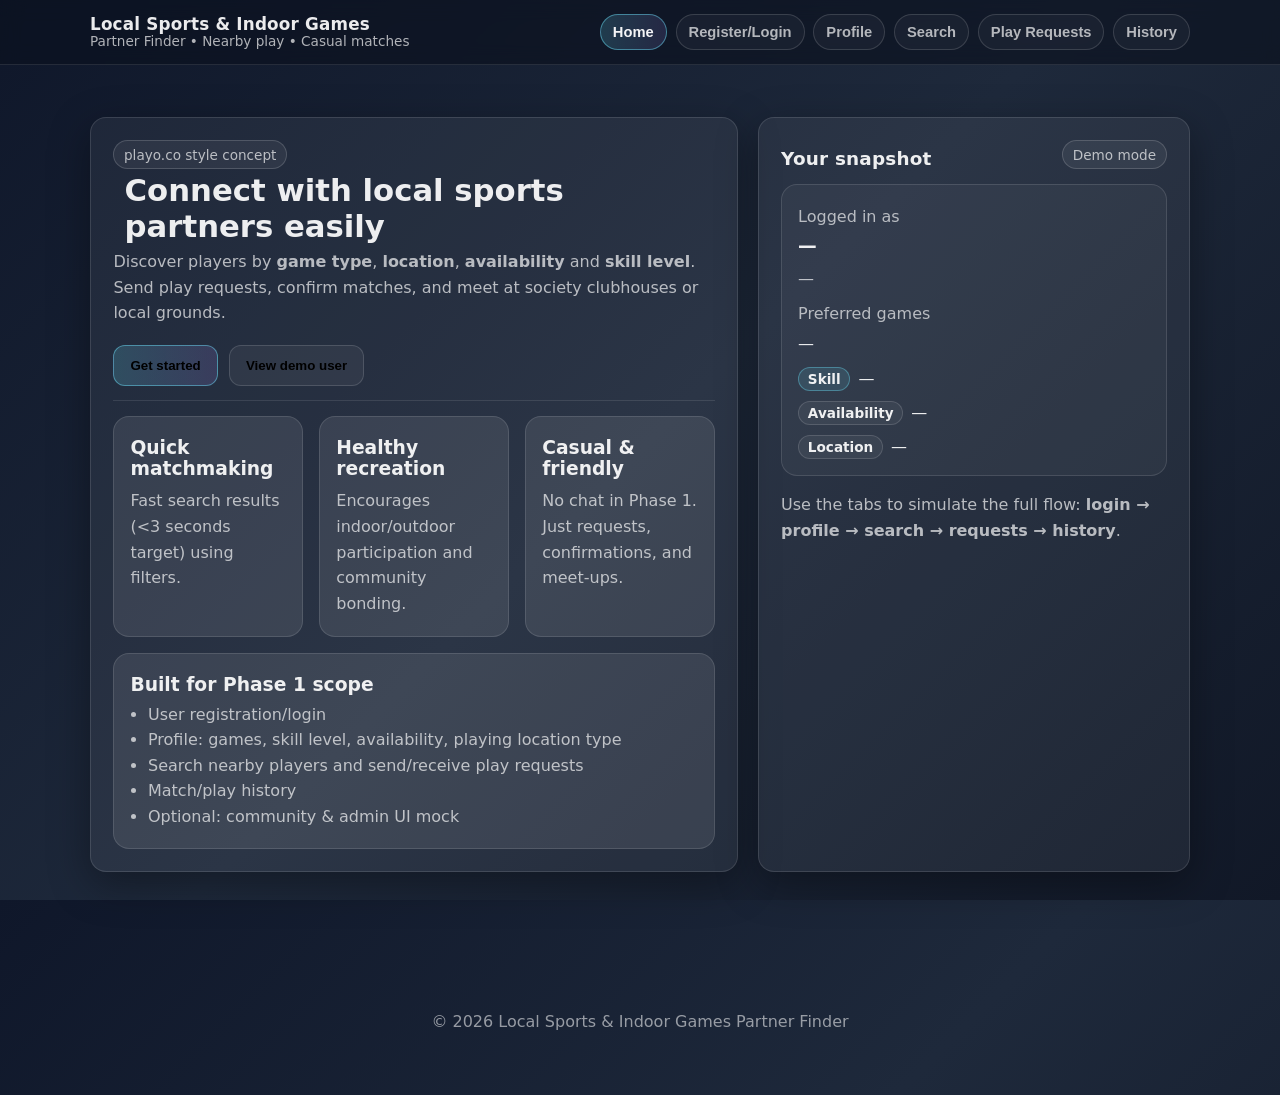
<file: index.html>
<!DOCTYPE html>
<html lang="en">

<head>
    <meta charset="UTF-8" />
    <meta name="viewport" content="width=device-width, initial-scale=1.0" />
    <title>Local Sports & Indoor Games Partner Finder</title>
    <link rel="icon" href="favicon.ico">
    <link rel="stylesheet" href="index.css" />
</head>

<body>
    <div class="nav">
        <div class="container nav-inner">
            <div class="brand">
                <strong>Local Sports & Indoor Games</strong>
                <span>Partner Finder • Nearby play • Casual matches</span>
            </div>

            <div class="nav-links" role="navigation" aria-label="Primary">
                <button class="tab-btn" data-tab-btn="home" aria-current="page">Home</button>
                <button class="tab-btn" data-tab-btn="login">Register/Login</button>
                <button class="tab-btn" data-tab-btn="profile">Profile</button>
                <button class="tab-btn" data-tab-btn="search">Search</button>
                <button class="tab-btn" data-tab-btn="requests">Play Requests</button>
                <button class="tab-btn" data-tab-btn="history">History</button>
            </div>
        </div>
    </div>

    <main class="container">
        <!-- TOAST -->
        <div id="toast" class="toast hidden" aria-live="polite"></div>

        <!-- HOME -->
        <section class="hero" data-section="home">
            <div class="hero-grid">
                <div class="hero-card">
                    <span class="badge"> playo.co style concept</span>
                    <h1>Connect with local sports partners easily</h1>
                    <p class="lead">
                        Discover players by <b>game type</b>, <b>location</b>, <b>availability</b> and <b>skill
                            level</b>.
                        Send play requests, confirm matches, and meet at society clubhouses or local grounds.
                    </p>
                    <div class="cta-row">
                        <button class="cta primary" data-tab-btn="login">Get started</button>
                        <button class="cta" id="demoFillBtn" type="button">View demo user</button>
                    </div>
                    <hr class="sep" />
                    <div class="grid">
                        <div class="card third">
                            <h3>Quick matchmaking</h3>
                            <p>Fast search results (<3 seconds target) using filters.</p>
                        </div>
                        <div class="card third">
                            <h3>Healthy recreation</h3>
                            <p>Encourages indoor/outdoor participation and community bonding.</p>
                        </div>
                        <div class="card third">
                            <h3>Casual & friendly</h3>
                            <p>No chat in Phase 1. Just requests, confirmations, and meet-ups.</p>
                        </div>
                        <div class="card wide">
                            <h3>Built for Phase 1 scope</h3>
                            <ul class="list">
                                <li>User registration/login</li>
                                <li>Profile: games, skill level, availability, playing location type</li>
                                <li>Search nearby players and send/receive play requests</li>
                                <li>Match/play history</li>
                                <li>Optional: community & admin UI mock</li>
                            </ul>
                        </div>
                    </div>
                </div>

                <div class="hero-card">
                    <div class="section-head">
                        <h2>Your snapshot</h2>
                        <span class="badge">Demo mode</span>
                    </div>
                    <div class="card" style="background:rgba(255,255,255,.04)">
                        <p style="margin:.2rem 0 .35rem;color:rgba(255,255,255,.66)">Logged in as</p>
                        <h3 id="profileName">—</h3>
                        <p id="profileCity" style="margin:.1rem 0 .65rem;color:rgba(255,255,255,.70)">—</p>
                        <p style="margin:.35rem 0 .25rem;color:rgba(255,255,255,.66)">Preferred games</p>
                        <p id="profileGames" style="margin:0 0 .65rem;color:rgba(255,255,255,.90)">—</p>

                        <div style="display:grid;gap:.6rem">
                            <div><span class="pill warn" style="margin-right:.5rem">Skill</span><span
                                    id="profileSkill">—</span></div>
                            <div><span class="pill" style="margin-right:.5rem">Availability</span><span
                                    id="profileAvailability">—</span></div>
                            <div><span class="pill" style="margin-right:.5rem">Location</span><span
                                    id="profileLocationType">—</span></div>
                        </div>
                    </div>
                    <p class="lead" style="margin-top:1rem">
                        Use the tabs to simulate the full flow: <b>login → profile → search → requests → history</b>.
                    </p>
                </div>
            </div>
        </section>

        <!-- LOGIN -->
        <section class="section" data-section="login">
            <div class="section-head">
                <h2>Register / Login</h2>
                <span class="badge">Client-side demo</span>
            </div>

            <div class="grid">
                <div class="card">
                    <h3>Continue as a player</h3>
                    <p>Type your name. If it matches a demo user, we auto-login; otherwise we create a new mock profile.
                    </p>

                    <form id="loginForm" class="form">
                        <div class="row">
                            <div class="col6">
                                <label for="loginName">Name</label>
                                <input id="loginName" name="loginName" placeholder="e.g., Asha" />
                            </div>
                            <div class="col6">
                                <label for="loginCity">City</label>
                                <input id="loginCity" name="loginCity" placeholder="e.g., Indore" />
                            </div>
                        </div>
                        <div class="row">
                            <div class="col6">
                                <label for="loginArea">Area / Locality</label>
                                <input id="loginArea" name="loginArea" placeholder="e.g., Vijay Nagar" />
                            </div>
                            <div class="col6">
                                <label>&nbsp;</label>
                                <div style="height:1px"></div>
                                <button class="btn primary" type="submit">Login</button>
                            </div>
                        </div>
                    </form>

                    <hr class="sep" />
                    <p style="margin:0;color:rgba(255,255,255,.70)">
                        Demo users: <b>Asha</b>, <b>Neha</b>, <b>Riya</b>
                    </p>
                </div>

                <div class="card">
                    <h3>What you’ll be able to do</h3>
                    <ul class="list">
                        <li>Create/Manage your profile</li>
                        <li>Pick preferred games: indoor/outdoor</li>
                        <li>Set availability (days & time)</li>
                        <li>Choose playing location type</li>
                        <li>Search and send play requests</li>
                        <li>Accept/decline requests and view match history</li>
                    </ul>
                    <p class="lead" style="margin-top:1rem">
                        Note: No real-time chat/calling in Phase 1.
                    </p>
                </div>
            </div>
        </section>

        <!-- PROFILE -->
        <section class="section" data-section="profile">
            <div class="section-head">
                <h2>Your Profile</h2>
                <span class="badge">Preferences & availability</span>
            </div>

            <div class="grid">
                <div class="card">
                    <h3>Update preferences</h3>
                    <form id="profileForm" class="form">
                        <div class="row-games">
                            <div class="col6">
                                <label>Preferred Games</label>
                                <div style="display:grid;gap:.45rem;margin-top:.2rem">
                                    <label
                                        style="display:flex;gap:.6rem;align-items:center;font-weight:700;color:rgba(255,255,255,.86)">
                                        <input type="checkbox" name="games" value="Badminton" /> Badminton
                                    </label>
                                    <label
                                        style="display:flex;gap:.6rem;align-items:center;font-weight:700;color:rgba(255,255,255,.86)">
                                        <input type="checkbox" name="games" value="Table Tennis" /> Table Tennis
                                    </label>
                                    <label
                                        style="display:flex;gap:.6rem;align-items:center;font-weight:700;color:rgba(255,255,255,.86)">
                                        <input type="checkbox" name="games" value="Chess" /> Chess
                                    </label>
                                    <label
                                        style="display:flex;gap:.6rem;align-items:center;font-weight:700;color:rgba(255,255,255,.86)">
                                        <input type="checkbox" name="games" value="Carrom" /> Carrom
                                    </label>
                                </div>
                            </div>

                            <div class="col6">
                                <label>Indoor / Outdoor</label>
                                <div style="display:grid;gap:.45rem;margin-top:.2rem">
                                    <label
                                        style="display:flex;gap:.6rem;align-items:center;font-weight:700;color:rgba(255,255,255,.86)">
                                        <input type="checkbox" name="indoorOutdoor" value="Indoor" /> Indoor
                                    </label>
                                    <label
                                        style="display:flex;gap:.6rem;align-items:center;font-weight:700;color:rgba(255,255,255,.86)">
                                        <input type="checkbox" name="indoorOutdoor" value="Outdoor" /> Outdoor
                                    </label>
                                </div>
                            </div>
                        </div>

                        <div class="row-games">
                            <div class="col6">
                                <label for="skillLevel">Skill level</label>
                                <select id="skillLevel" name="skillLevel">
                                    <option value="beginner">Beginner</option>
                                    <option value="intermediate" selected>Intermediate</option>
                                    <option value="advanced">Advanced</option>
                                </select>
                            </div>
                            <div class="col6">
                                <label for="locationType">Playing location</label>
                                <select id="locationType" name="locationType">
                                    <option value="Home">Home</option>
                                    <option value="Society clubhouse" selected>Society clubhouse</option>
                                    <option value="Local ground">Local ground</option>
                                </select>
                            </div>
                        </div>

                        <hr class="sep" />

                        <div class="row-games">
                            <div class="col6">
                                <label>Availability (days)</label>
                                <div style="display:flex;flex-wrap:wrap;gap:.55rem;margin-top:.35rem">
                                    <label style="display:flex;gap:.45rem;align-items:center">
                                        <input type="checkbox" name="days" value="Mon" /> Mon
                                    </label>
                                    <label style="display:flex;gap:.45rem;align-items:center">
                                        <input type="checkbox" name="days" value="Tue" /> Tue
                                    </label>
                                    <label style="display:flex;gap:.45rem;align-items:center">
                                        <input type="checkbox" name="days" value="Wed" /> Wed
                                    </label>
                                    <label style="display:flex;gap:.45rem;align-items:center">
                                        <input type="checkbox" name="days" value="Thu" /> Thu
                                    </label>
                                    <label style="display:flex;gap:.45rem;align-items:center">
                                        <input type="checkbox" name="days" value="Fri" /> Fri
                                    </label>
                                    <label style="display:flex;gap:.45rem;align-items:center">
                                        <input type="checkbox" name="days" value="Sat" /> Sat
                                    </label>
                                    <label style="display:flex;gap:.45rem;align-items:center">
                                        <input type="checkbox" name="days" value="Sun" /> Sun
                                    </label>
                                </div>
                            </div>
                            <div class="col6">
                                <label for="timeSlot">Preferred time</label>
                                <input id="timeSlot" name="timeSlot" placeholder="e.g., 6:00 PM - 8:00 PM" />
                            </div>
                        </div>

                        <div class="actions">
                            <button class="btn primary" type="submit">Save Profile</button>
                            <button class="btn" type="button" id="logoutBtn">Logout</button>
                            <button class="btn" type="button" data-tab-btn="search">Go to Search</button>
                        </div>
                    </form>
                </div>

                <div class="card">
                    <h3>Profile preview</h3>
                    <p><b>Preferred games:</b> <span id="profileGames">—</span></p>
                    <p><b>Skill level:</b> <span id="profileSkill">—</span></p>
                    <p><b>Availability:</b> <span id="profileAvailability">—</span></p>
                    <p><b>Playing location:</b> <span id="profileLocationType">—</span></p>
                    <hr class="sep" />
                    <p class="lead" style="margin-top:0">
                        This information is used to find nearby players and create play requests.
                    </p>
                </div>
            </div>
        </section>

        <!-- SEARCH -->
        <section class="section" data-section="search">
            <div class="section-head">
                <h2>Search Nearby Players</h2>
                <span class="badge">Filter by game • location • availability</span>
            </div>

            <div class="grid">
                <div class="card">
                    <h3>Search filters</h3>
                    <form id="searchForm" class="form">
                        <div class="row">
                            <div class="col6">
                                <label for="searchGameType">Game type</label>
                                <select id="searchGameType">
                                    <option value="">Any</option>
                                    <option value="Badminton">Badminton</option>
                                    <option value="Table Tennis">Table Tennis</option>
                                    <option value="Chess">Chess</option>
                                    <option value="Carrom">Carrom</option>
                                </select>
                            </div>
                            <div class="col6">
                                <label for="searchLocationType">Playing location type</label>
                                <select id="searchLocationType">
                                    <option value="">Any</option>
                                    <option value="Home">Home</option>
                                    <option value="Society clubhouse">Society clubhouse</option>
                                    <option value="Local ground">Local ground</option>
                                </select>
                            </div>
                        </div>

                        <div class="row">
                            <div class="col12">
                                <label for="searchArea">Area / locality contains</label>
                                <input id="searchArea" placeholder="e.g., Vijay" />
                            </div>
                        </div>

                        <div class="actions">
                            <button class="btn primary" type="submit">Search</button>
                            <button class="btn" type="button" data-tab-btn="requests">View Requests</button>
                            <button class="btn" type="button" data-tab-btn="history">View History</button>
                        </div>
                    </form>
                </div>

                <div class="card wide">
                    <h3>Nearby results (demo)</h3>
                    <p style="margin-top:.1rem;color:rgba(255,255,255,.65)">
                        Showing a limited list. In production, search would use location APIs + indexing for speed.
                    </p>

                    <div style="overflow:auto">
                        <table class="table" aria-label="Search results">
                            <thead>
                                <tr>
                                    <th>Player</th>
                                    <th>Games</th>
                                    <th>Skill</th>
                                    <th>Time</th>
                                    <th>Location Type</th>
                                    <th>Action</th>
                                </tr>
                            </thead>
                            <tbody id="resultsTbody"></tbody>
                        </table>
                    </div>
                </div>
            </div>
        </section>

        <!-- REQUESTS -->
        <section class="section" data-section="requests">
            <div class="section-head">
                <h2>Play Requests</h2>
                <span class="badge">Send • receive • confirm</span>
            </div>

            <div class="grid">
                <div class="card">
                    <h3>Incoming requests</h3>
                    <div style="overflow:auto">
                        <table class="table">
                            <thead>
                                <tr>
                                    <th>From</th>
                                    <th>Game</th>
                                    <th>Location</th>
                                    <th>Status</th>
                                    <th>Actions</th>
                                </tr>
                            </thead>
                            <tbody id="incomingRequestsTbody"></tbody>
                        </table>
                    </div>
                </div>

                <div class="card">
                    <h3>Outgoing requests</h3>
                    <div style="overflow:auto">
                        <table class="table">
                            <thead>
                                <tr>
                                    <th>To</th>
                                    <th>Game</th>
                                    <th>Location</th>
                                    <th>Status</th>
                                    <th>Action</th>
                                </tr>
                            </thead>
                            <tbody id="outgoingRequestsTbody"></tbody>
                        </table>
                    </div>
                </div>
            </div>
        </section>

        <!-- HISTORY -->
        <section class="section" data-section="history">
            <div class="section-head">
                <h2>Match / Play History</h2>
                <span class="badge">Requests that became confirmations</span>
            </div>

            <div class="card wide">
                <div style="overflow:auto">
                    <table class="table">
                        <thead>
                            <tr>
                                <th>Partner</th>
                                <th>Game</th>
                                <th>Location</th>
                                <th>Status</th>
                                <th>When</th>
                            </tr>
                        </thead>
                        <tbody id="historyTbody"></tbody>
                    </table>
                </div>
            </div>
        </section>

        <!-- ABOUT / PRD summary embedded in home (simple) -->
        <section class="section" style="padding-bottom:3rem" aria-hidden="true"></section>
    </main>
    <footer class="footer">
        <div class="container">
            <p>© 2026 Local Sports & Indoor Games Partner Finder</p>
        </div>
    </footer>
    <script src="index.js"></script>
</body>
</html>
</file>
<file: index.css>
:root {
    --bg: #0b1220;
    --card: rgba(255,255,255,.09);
    --card2: rgba(255,255,255,.12);
    --text: rgba(255, 255, 255, .92);
    --muted: rgba(255, 255, 255, .68);
    --bg: #07111f;
    --brand: #00d4ff;
    --brand2: #7c4dff;
    --danger: #fb7185;
    --success: #34d399;
    --shadow: 0 12px 40px rgba(0, 0, 0, .35);
    --radius: 16px;
}

* {
    box-sizing: border-box
}

html,
body {
    height: 100%
}

body {
    margin: 0;
    font-family: ui-sans-serif, system-ui, -apple-system, Segoe UI, Roboto, Helvetica, Arial, "Apple Color Emoji", "Segoe UI Emoji";
    background: linear-gradient(135deg,#0f172a,#1e293b,#111827);
    color: var(--text);
}

a {
    color: inherit;
    text-decoration: none
}

.container {
    width: min(1100px, 92vw);
    margin: 0 auto;
}

.badge {
    display: inline-flex;
    align-items: center;
    gap: .5rem;
    padding: .35rem .6rem;
    border: 1px solid rgba(255, 255, 255, .16);
    border-radius: 999px;
    background: rgba(255, 255, 255, .06);
    font-size: .85rem;
    color: var(--muted);
}

.nav {
    position: sticky;
    top: 0;
    z-index: 20;
    backdrop-filter: blur(10px);
    background: rgba(11, 18, 32, .65);
    border-bottom: 1px solid rgba(255, 255, 255, .10);
}

.nav-inner {
    display: flex;
    align-items: center;
    justify-content: space-between;
    padding: .9rem 0;
    gap: 1rem;
}

.brand {
    display: flex;
    flex-direction: column;
    line-height: 1.1;
}

.brand strong {
    font-size: 1.05rem;
    letter-spacing: .2px;
}

.brand span {
    font-size: .85rem;
    color: var(--muted)
}

.nav-links {
    display: flex;
    gap: .55rem;
    flex-wrap: wrap;
    justify-content: flex-end;
}

.tab-btn {
    border: 1px solid rgba(255, 255, 255, .14);
    background: rgba(255, 255, 255, .04);
    color: var(--muted);
    padding: .55rem .75rem;
    border-radius: 999px;
    cursor: pointer;
    transition: transform .08s ease, background .2s ease, border-color .2s ease;
    font-weight: 600;
    font-size: .92rem;
}

.tab-btn:hover {
    transform: translateY(-1px);
    border-color: rgba(110, 231, 255, .35);
    color: rgba(255, 255, 255, .85)
}

.tab-btn[aria-current="page"] {
    background: linear-gradient(90deg, rgba(110, 231, 255, .18), rgba(167, 139, 250, .15));
    border-color: rgba(110, 231, 255, .45);
    color: rgba(255, 255, 255, .95);
}

.hero {
    padding: 3.2rem 0 1.5rem;
}

.hero-grid {
    display: grid;
    grid-template-columns: 1.2fr .8fr;
    gap: 1.2rem;
    align-items: stretch;
}

@media (max-width: 900px) {
    .hero-grid {
        grid-template-columns: 1fr
    }
}

.hero-card {
    background: rgba(255, 255, 255, .06);
    border: 1px solid rgba(255, 255, 255, .12);
    border-radius: var(--radius);
    box-shadow: var(--shadow);
    padding: 1.4rem;
}

.hero h1 {
    margin: .2rem 0.7rem;
    font-size: clamp(1.5rem, 2.4vw, 2.2rem);
}

.lead {
    color: var(--muted);
    line-height: 1.6;
    margin: .3rem 0 1.2rem;
}

.cta-row {
    display: flex;
    gap: .7rem;
    flex-wrap: wrap
}

.cta {
    padding: .75rem 1rem;
    border-radius: 12px;
    border: 1px solid rgba(255, 255, 255, .14);
    background: rgba(255, 255, 255, .05);
    cursor: pointer;
    font-weight: 700;
}

.cta.primary {
    border-color: rgba(110, 231, 255, .45);
    background: linear-gradient(90deg, rgba(110, 231, 255, .18), rgba(167, 139, 250, .16));
}

.section {
    padding: 1.2rem 0;
}

.section-head {
    display: flex;
    align-items: flex-end;
    justify-content: space-between;
    gap: 1rem;
    margin-bottom: .9rem;
}

.section-head h2 {
    margin: 0;
    font-size: 1.15rem;
    letter-spacing: .2px;
}

.grid {
    display: grid;
    grid-template-columns: repeat(12, 1fr);
    gap: 1rem;
}

.card {
    grid-column: span 6;
    background: var(--card);
    border: 1px solid rgba(255, 255, 255, .12);
    border-radius: var(--radius);
    padding: 1rem;
}

.card.wide {
    grid-column: span 12
}

.card.third {
    grid-column: span 4
}

@media (max-width: 900px) {
    .card {
        grid-column: span 12
    }

    .card.third {
        grid-column: span 12
    }
}

.card h3 {
    margin: .25rem 0 .6rem
}

.card p {
    margin: .25rem 0;
    color: var(--muted);
    line-height: 1.6
}

.list {
    margin: 0;
    padding-left: 1.1rem;
    color: var(--muted);
}

.list li {
    margin: .4rem 0
}

.hidden {
    display: none !important
}

.form {
    display: flex;
    flex-direction: column;
    gap: .75rem;
}

.row {
    display: grid;
    grid-template-columns: repeat(12, 1fr);
    gap: .75rem
}

.col6 {
    grid-column: span 6
}

.col12 {
    grid-column: span 12
}

@media (max-width: 760px) {
    .col6 {
        grid-column: span 12
    }
}

label {
    font-weight: 700;
    font-size: .92rem;
    color: rgba(255, 255, 255, .86)
}

input,
select,
textarea {
    padding: .75rem .8rem;
    border-radius: 12px;
    border: 1px solid rgba(255, 255, 255, .14);
    background: rgba(255, 255, 255, .04);
    color: var(--text);
    outline: none;
}

input::placeholder,
textarea::placeholder {
    color: rgba(255, 255, 255, .45)
}

select option {
    background: #0b1220
}

.row-games .col6 #skillLevel{
    width: 100%;
}

.row-games .col6 #locationType{
    width: 100%;
}

hr.sep {
    border: none;
    border-top: 1px solid rgba(255, 255, 255, .10);
    margin: .9rem 0;
}

.actions {
    display: flex;
    gap: .7rem;
    flex-wrap: wrap;
}

.btn {
    cursor: pointer;
    border-radius: 12px;
    padding: .8rem 1rem;
    border: 1px solid rgba(255, 255, 255, .14);
    background: rgba(255, 255, 255, .05);
    color: rgba(255, 255, 255, .9);
    font-weight: 800;
}

.btn.primary {
    border-color: rgba(110, 231, 255, .45);
    background: linear-gradient(90deg, rgba(110, 231, 255, .18), rgba(167, 139, 250, .16));
}

.btn.danger {
    border-color: rgba(251, 113, 133, .45);
    background: rgba(251, 113, 133, .09)
}

.table {
    width: 100%;
    border-collapse: collapse;
    overflow: hidden;
}

.table th,
.table td {
    text-align: left;
    padding: .75rem .6rem;
    border-bottom: 1px solid rgba(255, 255, 255, .10);
    color: rgba(255, 255, 255, .85);
    font-size: .95rem;
}

.table th {
    color: rgba(255, 255, 255, .62);
    font-weight: 900
}

.pill {
    display: inline-flex;
    align-items: center;
    padding: .2rem .55rem;
    border-radius: 999px;
    border: 1px solid rgba(255, 255, 255, .14);
    background: rgba(255, 255, 255, .05);
    font-weight: 800;
    font-size: .85rem;
}

.pill.good {
    border-color: rgba(52, 211, 153, .35);
    background: rgba(52, 211, 153, .12)
}

.pill.warn {
    border-color: rgba(110, 231, 255, .35);
    background: rgba(110, 231, 255, .12)
}

.pill.bad {
    border-color: rgba(251, 113, 133, .35);
    background: rgba(251, 113, 133, .12)
}

.toast {
    margin-top: .7rem;
    padding: .7rem .85rem;
    border-radius: 12px;
    border: 1px solid rgba(255, 255, 255, .12);
    background: rgba(255, 255, 255, .05);
    color: rgba(255, 255, 255, .86);
}

.footer {
    padding: 2rem 0 3rem;
    color: rgba(255, 255, 255, .55);
    text-align: center;
    font-size: 0.9 rem;
}
</file>
